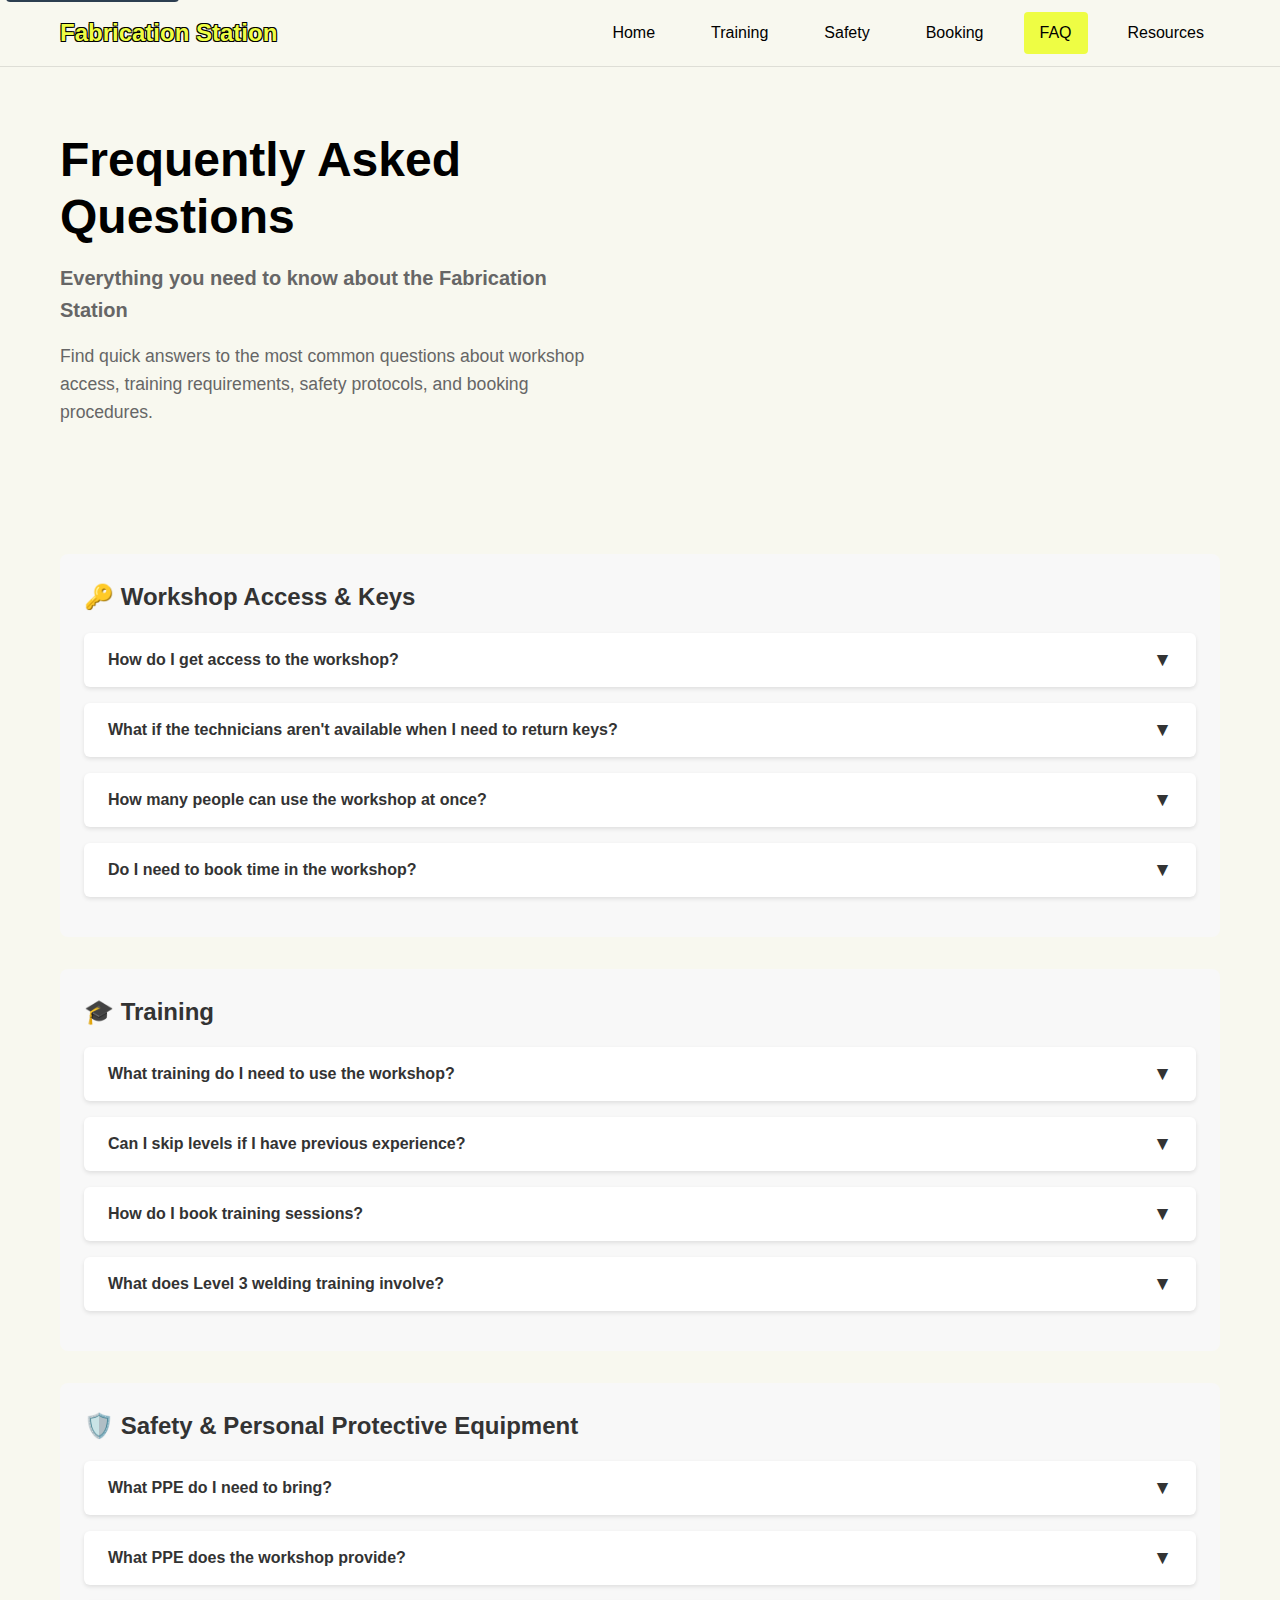
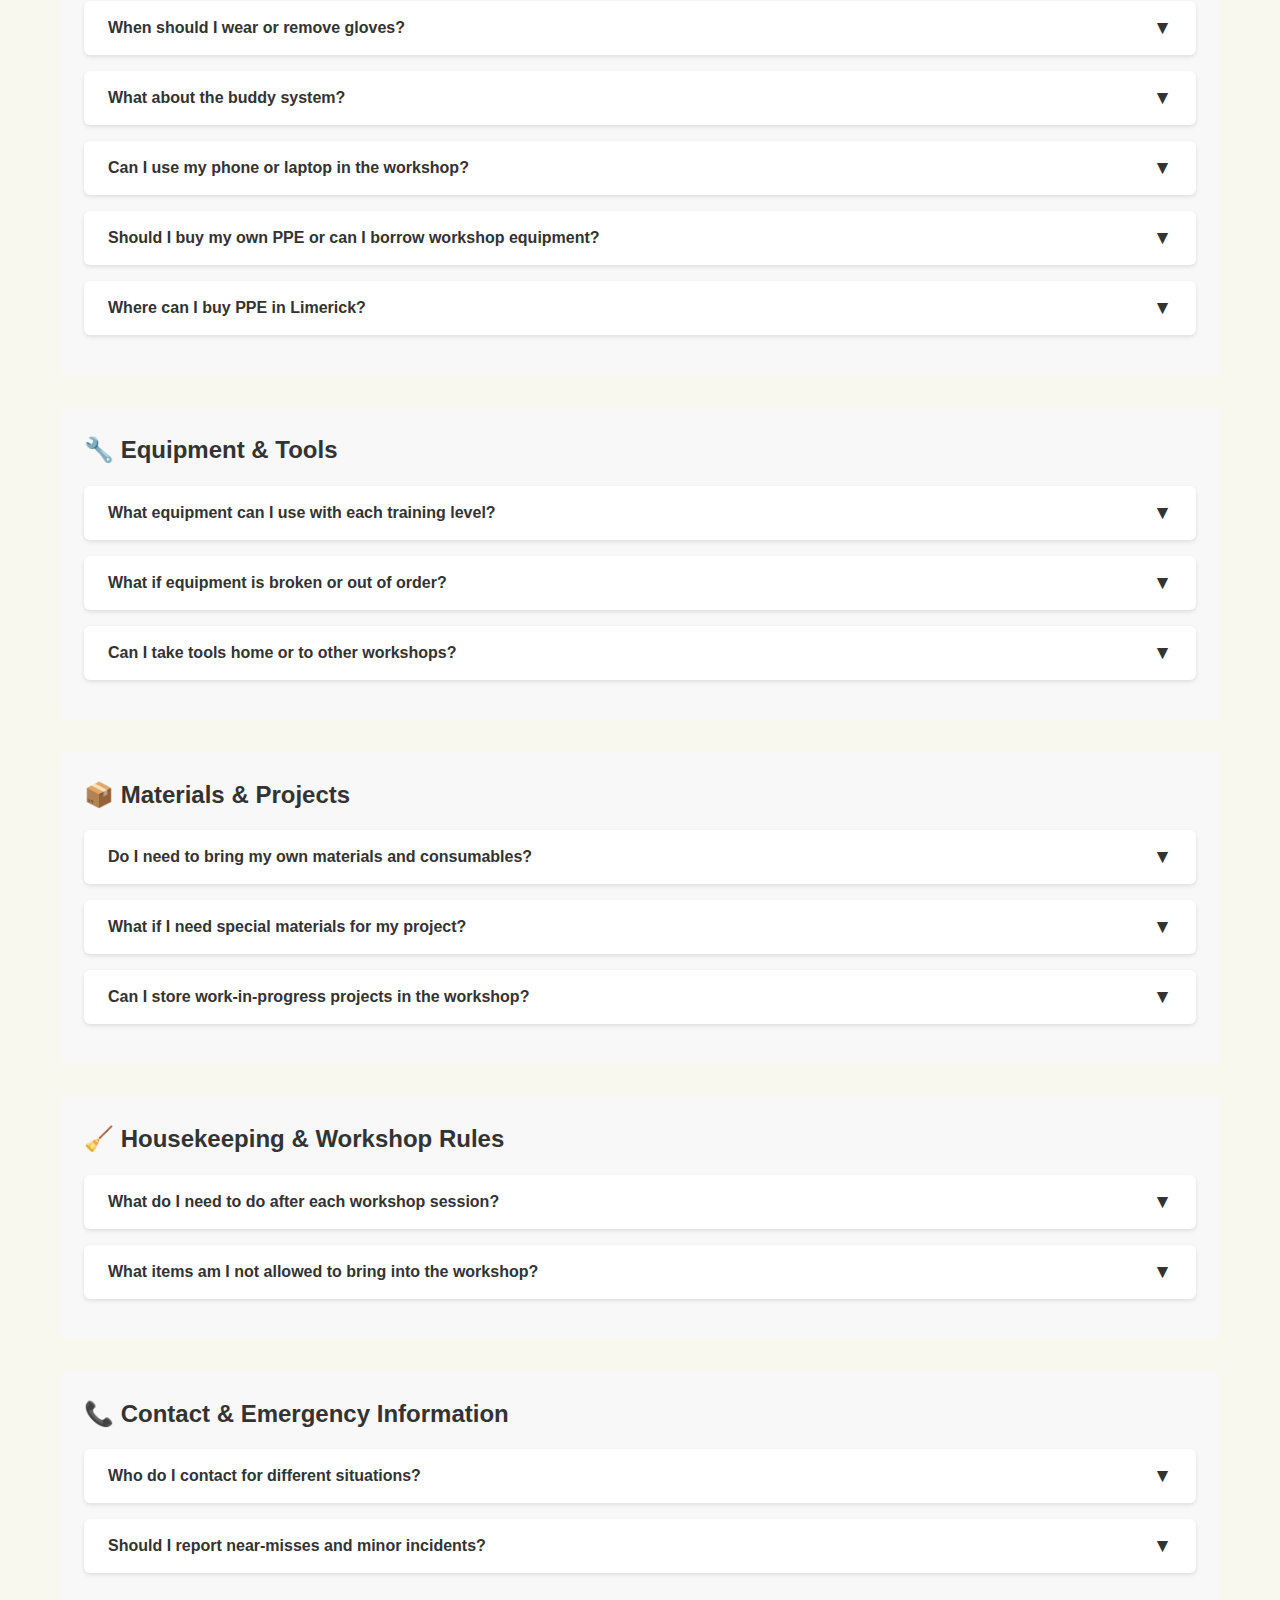
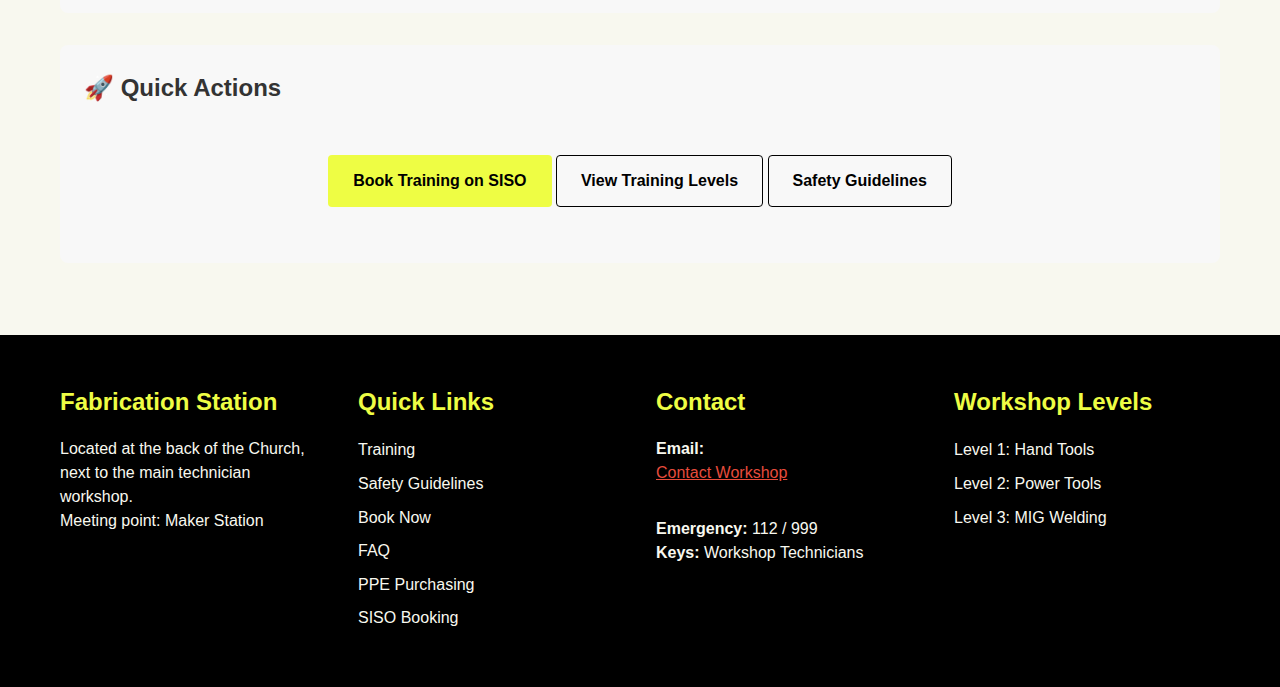
<file: pages/faq.html>
<!DOCTYPE html>
<html lang="en">
<head>
    <meta charset="UTF-8">
    <meta name="viewport" content="width=device-width, initial-scale=1.0">
    <meta name="description" content="Frequently Asked Questions about Fabrication Station - Workshop access, training requirements, safety protocols, and booking information.">
    <meta name="keywords" content="fabrication station, FAQ, workshop questions, metalworking, training, safety">
    <meta name="author" content="Fabrication Station">
    <!-- Open Graph -->
    <meta property="og:title" content="Fabrication Station - Frequently Asked Questions">
    <meta property="og:description" content="Find answers to common questions about workshop access, training, safety requirements, and booking procedures.">
    <meta property="og:type" content="website">
    <title>FAQ - Fabrication Station</title>


    <link rel="stylesheet" href="../assets/css/style.css">
    <link href="https://fonts.googleapis.com/css2?family=Inter:wght@300;400;600;700&display=swap" rel="stylesheet">
    <style>

        /* FAQ-specific styles */
        .faq-section {
            margin: 2rem 0;
        }

        .faq-category {
            background: #f8f8f8;
            border-radius: 8px;
            padding: 1.5rem;
            margin-bottom: 2rem;
        }

        .faq-category h3 {
            color: #333;
            margin-bottom: 1rem;
            font-size: 1.5rem;
            font-weight: 600;
        }

        .faq-item {
            background: white;
            border-radius: 6px;
            margin-bottom: 1rem;
            box-shadow: 0 2px 4px rgba(0,0,0,0.1);
        }

        .faq-question {
            padding: 1rem 1.5rem;
            cursor: pointer;
            border: none;
            background: none;
            width: 100%;
            text-align: left;
            font-weight: 600;
            font-size: 1rem;
            display: flex;
            justify-content: space-between;
            align-items: center;
            color: #333;
        }

        .faq-question:hover {
            background: #f5f5f5;
        }

        .faq-answer {
            padding: 0 1.5rem 1rem;
            display: none;
            color: #666;
            line-height: 1.6;
        }

        .faq-answer.active {
            display: block;
        }

        .faq-toggle {
            font-size: 1.2rem;
            transition: transform 0.3s ease;
        }

        .faq-toggle.active {
            transform: rotate(180deg);
        }

        .contact-highlight {
            background: #e8f4fd;
            padding: 1rem;
            border-radius: 6px;
            margin: 0.5rem 0;
        }

        .safety-warning {
            background: #fff3cd;
            border: 1px solid #ffeaa7;
            padding: 1rem;
            border-radius: 6px;
            margin: 0.5rem 0;
        }

        .level-badge {
            display: inline-block;
            padding: 0.25rem 0.5rem;
            border-radius: 4px;
            font-size: 0.8rem;
            font-weight: 600;
            margin-right: 0.5rem;
        }

        .level-0 { background: #e3f2fd; color: #1565c0; }
        .level-1 { background: var(--training-level-1); color: #1a5a2e; }
        .level-2 { background: var(--training-level-2); color: #6b5b00; }
        .level-3 { background: var(--training-level-3); color: #4a2c5a; }
    </style>
</head>
<body>
    <header class="header">
        <div class="header__container">
            <div class="header__logo">
                <span>Fabrication Station</span>
            </div>
            <nav class="nav">
                <a href="../index.html" class="nav__link">Home</a>
                <a href="training.html" class="nav__link">Training</a>
                <a href="safety.html" class="nav__link">Safety</a>
                <a href="booking.html" class="nav__link">Booking</a>
                <a href="faq.html" class="nav__link nav__link--active">FAQ</a>
                <a href="resources.html" class="nav__link">Resources</a>
            </nav>
        </div>
    </header>

    <main>
        <section class="hero">
            <div class="container">
                <div class="hero-content">
                    <h1>Frequently Asked Questions</h1>
                    <p class="hero-subtitle">Everything you need to know about the Fabrication Station</p>
                    <p class="hero-description">
                        Find quick answers to the most common questions about workshop access, training requirements, safety protocols, and booking procedures.
                    </p>
                </div>
            </div>
        </section>

        <section class="faq-section">
            <div class="container">
                
                <!-- Workshop Access & Keys -->
                <div class="faq-category">
                    <h3>🔑 Workshop Access & Keys</h3>
                    
                    <div class="faq-item">
                        <button class="faq-question">
                            How do I get access to the workshop?
                            <span class="faq-toggle">▼</span>
                        </button>
                        <div class="faq-answer">
                            <p>You need to complete the appropriate training level first. Once trained, you can request keys from the workshop technicians. The workshop is also accessible during working hours (9:30-12:30, 1:30-4:30) via the casting or plaster room.</p>
                            <div class="contact-highlight">
                                <strong>Key holders:</strong> Workshop technicians
                            </div>
                        </div>
                    </div>

                    <div class="faq-item">
                        <button class="faq-question">
                            What if the technicians aren't available when I need to return keys?
                            <span class="faq-toggle">▼</span>
                        </button>
                        <div class="faq-answer">
                            <p>Lock the space, leave keys in the designated area, and email the technicians confirming safe closure of the workshop.</p>
                            <div class="contact-highlight">
                                <strong>Email:</strong> <a href="mailto:fabricationstation@tus.ie" style="color: #e74c3c; text-decoration: underline;">Contact Workshop Team</a>
                            </div>
                        </div>
                    </div>

                    <div class="faq-item">
                        <button class="faq-question">
                            How many people can use the workshop at once?
                            <span class="faq-toggle">▼</span>
                        </button>
                        <div class="faq-answer">
                            <p>Maximum 10 people at a time due to space and safety considerations.</p>
                        </div>
                    </div>

                    <div class="faq-item">
                        <button class="faq-question">
                            Do I need to book time in the workshop?
                            <span class="faq-toggle">▼</span>
                        </button>
                        <div class="faq-answer">
                            <p>Currently, no booking is required - it operates on a first-come, first-served basis. However, a booking system will be implemented in the future as the space becomes busier.</p>
                        </div>
                    </div>
                </div>

                <!-- Training -->
                <div class="faq-category">
                    <h3>🎓 Training</h3>
                    
                    <div class="faq-item">
                        <button class="faq-question">
                            What training do I need to use the workshop?
                            <span class="faq-toggle">▼</span>
                        </button>
                        <div class="faq-answer">
                            <p>Training depends on what equipment you want to use:</p>
                            <ul>
                                <li><span class="level-badge level-1">Level 1 (Green)</span>Hand tools and basic workshop safety - 3-hour session including H&S intro</li>
                                <li><span class="level-badge level-2">Level 2 (Yellow)</span>Pneumatic and battery power tools, chop saw, angle grinders</li>
                                <li><span class="level-badge level-3">Level 3 (Purple)</span>MIG welding, pillar drill, and advanced equipment</li>
                            </ul>
                            <p>Students gain independent access to equipment progressively based on completed training levels.</p>
                        </div>
                    </div>

                    <div class="faq-item">
                        <button class="faq-question">
                            Can I skip levels if I have previous experience?
                            <span class="faq-toggle">▼</span>
                        </button>
                        <div class="faq-answer">
                            <p>No, the training levels are progressive and build upon each other. All students must complete each level sequentially.</p>
                            <p><strong>Important:</strong> These workshops function as both training sessions and competency assessments. Students must demonstrate their ability to safely operate tools and follow workshop protocols.</p>
                            <p><strong>For students with hand tool experience:</strong> We offer a condensed 1-hour session focusing on health and safety and space usage (instead of the full 3-hour Level 1 session). However, you'll still need to attend to demonstrate competency and learn this workshop's specific safety procedures.</p>
                        </div>
                    </div>

                    <div class="faq-item">
                        <button class="faq-question">
                            How do I book training sessions?
                            <span class="faq-toggle">▼</span>
                        </button>
                        <div class="faq-answer">
                            <p>Training sessions are booked through the SISO system.</p>
                            <div class="contact-highlight">
                                <strong>SISO Booking:</strong> <a href="https://tuslsad.siso.co/" target="_blank">https://tuslsad.siso.co/</a>
                            </div>
                        </div>
                    </div>

                    <div class="faq-item">
                        <button class="faq-question">
                            What does Level 3 welding training involve?
                            <span class="faq-toggle">▼</span>
                        </button>
                        <div class="faq-answer">
                            <p>Level 3 involves two supervised sessions with practice time between. The second session is a competency check to ensure safe operation. You're expected to practice between the two sessions.</p>
                        </div>
                    </div>
                </div>

                <!-- Safety & PPE -->
                <div class="faq-category">
                    <h3>🛡️ Safety & Personal Protective Equipment</h3>
                    
                    <div class="faq-item">
                        <button class="faq-question">
                            What PPE do I need to bring?
                            <span class="faq-toggle">▼</span>
                        </button>
                        <div class="faq-answer">
                            <p><strong>You must provide:</strong></p>
                            <ul>
                                <li>Steel-toed boots</li>
                                <li>Overalls (boiler suits)</li>
                                <li>Safety gloves (leather or cut-resistant)</li>
                            </ul>
                            <div class="safety-warning">
                                <strong>⚠️ No entry without complete PPE (boots + overalls + safety gloves)</strong>
                            </div>
                        </div>
                    </div>

                    <div class="faq-item">
                        <button class="faq-question">
                            What PPE does the workshop provide?
                            <span class="faq-toggle">▼</span>
                        </button>
                        <div class="faq-answer">
                            <p><strong>The workshop provides:</strong></p>
                            <ul>
                                <li>Safety goggles/glasses/face shields</li>
                                <li>Hearing protection (ear mufflers)</li>
                                <li>Respiratory masks</li>
                                <li>Welding masks/gloves</li>
                            </ul>
                        </div>
                    </div>

                    <div class="faq-item">
                        <button class="faq-question">
                            When should I wear or remove gloves?
                            <span class="faq-toggle">▼</span>
                        </button>
                        <div class="faq-answer">
                            <p><strong>Wear gloves:</strong> For handling materials and sharp edges</p>
                            <p><strong>Remove gloves:</strong> When operating machinery with rotating/moving parts (pillar drill, chop saw, angle grinder, pneumatic/electric tools)</p>
                        </div>
                    </div>

                    <div class="faq-item">
                        <button class="faq-question">
                            What about the buddy system?
                            <span class="faq-toggle">▼</span>
                        </button>
                        <div class="faq-answer">
                            <p><strong>Buddy system required for:</strong> Power tools, angle grinders, welding equipment</p>
                            <p><strong>Not required for:</strong> Hand tools and green tools</p>
                            <p>Minimum two people must be in the space during high-risk activities for safety.</p>
                        </div>
                    </div>

                    <div class="faq-item">
                        <button class="faq-question">
                            Can I use my phone or laptop in the workshop?
                            <span class="faq-toggle">▼</span>
                        </button>
                        <div class="faq-answer">
                            <p><strong>Limited use only:</strong> Emergency calls, timers, or taking a single photo</p>
                            <p><strong>Why restricted:</strong> Safety concerns (distraction) and equipment damage (metal dust/debris can enter devices)</p>
                        </div>
                    </div>

                    <div class="faq-item">
                        <button class="faq-question">
                            Should I buy my own PPE or can I borrow workshop equipment?
                            <span class="faq-toggle">▼</span>
                        </button>
                        <div class="faq-answer">
                            <p><strong>For occasional use:</strong> You can borrow PPE for a couple of sessions to try out the space.</p>
                            <p><strong>For regular use:</strong> We strongly recommend purchasing your own PPE for hygiene, fit, and availability reasons.</p>
                            <div class="safety-warning">
                                Personal PPE ensures proper fit and hygiene, which are crucial for your safety and comfort during extended workshop sessions.
                            </div>
                        </div>
                    </div>

                    <div class="faq-item" id="ppe-guide">
                        <button class="faq-question">
                            Where can I buy PPE in Limerick?
                            <span class="faq-toggle">▼</span>
                        </button>
                        <div class="faq-answer">
                            <p><strong>🏪 Local Limerick Shops:</strong></p>
                            <ul>
                                <li><strong>Joe McKenna's</strong> - Parnell Street (near train station) - Hardware & Tools Specialist - <em>20% student discount available</em></li>
                                <li><strong>Guineys</strong> - 1a William Court Mall, William Street, Limerick - <a href="https://guineys.ie/" target="_blank" style="color: #e74c3c;">guineys.ie</a> - Budget option</li>
                                <li><strong>Screwfix</strong> - Ballysimon Road - Click & Collect Available</li>
                                <li><strong>Chadwicks</strong> - Ballysimon Road - Builder's Merchant</li>
                                <li><strong>TJ O'Mahony</strong> - Multiple Limerick Locations - Workwear Range</li>
                                <li><strong>Tadhg O'Connor Ltd</strong> - Limerick - Budget Options</li>
                            </ul>
                        </div>
                    </div>
                </div>

                <!-- Equipment & Tools -->
                <div class="faq-category">
                    <h3>🔧 Equipment & Tools</h3>
                    
                    <div class="faq-item">
                        <button class="faq-question">
                            What equipment can I use with each training level?
                            <span class="faq-toggle">▼</span>
                        </button>
                        <div class="faq-answer">
                            <p><strong>🟢 Green Tools (Low Risk) - Level 1 Training Required:</strong></p>
                            <ul>
                                <li>Hand tools</li>
                                <li>3-in-1 machine (Bernardo)</li>
                            </ul>
                            <p><strong>🟡 Yellow Tools (Medium Risk) - Level 2 Training Required:</strong></p>
                            <ul>
                                <li>Pneumatic tools</li>
                                <li>Battery-operated tools</li>
                                <li>Hydraulic press</li>
                                <li>Spot welder</li>
                            </ul>
                            <p><strong>🟣 Purple Tools (High Risk) - Level 3 Training Required:</strong></p>
                            <ul>
                                <li>Welding equipment (MIG, TIG)</li>
                                <li>Chop saw</li>
                                <li>Large roller</li>
                                <li>Pillar drill</li>
                                <li>Mains power tools (angle grinder)</li>
                            </ul>
                        </div>
                    </div>

                    <div class="faq-item">
                        <button class="faq-question">
                            What if equipment is broken or out of order?
                            <span class="faq-toggle">▼</span>
                        </button>
                        <div class="faq-answer">
                            <p>Out-of-order equipment will be clearly labeled with warning labels. <strong>Never use equipment with warning labels.</strong></p>
                            <p>Report any damage immediately to <a href="mailto:fabricationstation@tus.ie" style="color: #e74c3c; text-decoration: underline;">workshop team via email</a></p>
                        </div>
                    </div>

                    <div class="faq-item">
                        <button class="faq-question">
                            Can I take tools home or to other workshops?
                            <span class="faq-toggle">▼</span>
                        </button>
                        <div class="faq-answer">
                            <p><strong>Absolutely not.</strong> All tools must be returned to their designated places after use. Tools are not to be removed from the workshop under any circumstances.</p>
                            <p><strong>Important:</strong> These tools are used to run workshop training sessions. Misplaced or missing tools can disrupt scheduled sessions and affect the smooth operation of the workshop for all users.</p>
                        </div>
                    </div>
                </div>

                <!-- Materials & Projects -->
                <div class="faq-category">
                    <h3>📦 Materials & Projects</h3>
                    
                    <div class="faq-item">
                        <button class="faq-question">
                            Do I need to bring my own materials and consumables?
                            <span class="faq-toggle">▼</span>
                        </button>
                        <div class="faq-answer">
                            <p>No, the workshop provides all necessary consumables and tools including cutting discs, welding rods, basic metal stock, etc. Students do not need to provide any equipment or consumables for workshop use. However if you need large amount of materials do get in touch with the thechnicians to stock materials accordingly</p>
                        </div>
                    </div>

                    <div class="faq-item">
                        <button class="faq-question">
                            What if I need special materials for my project?
                            <span class="faq-toggle">▼</span>
                        </button>
                        <div class="faq-answer">
                            <p>For specific project requirements beyond standard workshop stock, <a href="mailto:fabricationstation@tus.ie" style="color: #e74c3c; text-decoration: underline;">contact us via email</a></p>
                        </div>
                    </div>

                    <div class="faq-item">
                        <button class="faq-question">
                            Can I store work-in-progress projects in the workshop?
                            <span class="faq-toggle">▼</span>
                        </button>
                        <div class="faq-answer">
                            <p>Storage space must be approved by technicians beforehand due to limited space. Contact them before assuming you can leave projects in the workshop.</p>
                        </div>
                    </div>
                </div>

                <!-- Housekeeping & Rules -->
                <div class="faq-category">
                    <h3>🧹 Housekeeping & Workshop Rules</h3>
                    
                    <div class="faq-item">
                        <button class="faq-question">
                            What do I need to do after each workshop session?
                            <span class="faq-toggle">▼</span>
                        </button>
                        <div class="faq-answer">
                            <p><strong>Every user must:</strong></p>
                            <ul>
                                <li>Dispose of all waste materials in designated bins (metal scraps and general waste are separate - fire hazard)</li>
                                <li>Clean your work area thoroughly, including tables and floor</li>
                                <li>Put all tools back in their designated places</li>
                                <li>Report any damage to equipment immediately</li>
                                <li>Report near-misses or safety concerns</li>
                            </ul>
                        </div>
                    </div>

                    <div class="faq-item">
                        <button class="faq-question">
                            What items am I not allowed to bring into the workshop?
                            <span class="faq-toggle">▼</span>
                        </button>
                        <div class="faq-answer">
                            <p><strong>Items/behaviors not permitted in the workshop:</strong></p>
                            <ul>
                                <li>Backpacks, jackets, loose clothing in work area (fire and tripping hazard)</li>
                                <li>Food, drinks, alcohol, or medications causing drowsiness</li>
                                <li>Short sleeves, jewelry, loose clothing, scarves</li>
                                <li>Visitors (unless exceptional circumstances with technician approval)</li>
                            </ul>
                        </div>
                    </div>
                </div>

                <!-- Contact & Emergency -->
                <div class="faq-category">
                    <h3>📞 Contact & Emergency Information</h3>
                    
                    <div class="faq-item">
                        <button class="faq-question">
                            Who do I contact for different situations?
                            <span class="faq-toggle">▼</span>
                        </button>
                        <div class="faq-answer">
                            <div class="contact-highlight">
                                <p><strong>General inquiries, damage reports, safety concerns:</strong><br>
                                Use our contact form (monitored Monday and Tuesday)<br>
                                For urgent matters, contact workshop technicians directly</p>

                                <p><strong>Key access:</strong><br>
                                Workshop technicians (in person at technicians' workshop)</p>
                                
                                <p><strong>Emergency services:</strong> 112 / 999</p>
                                
                                <p><strong>First aiders on site:</strong><br>
                                Workshop staff (contact details provided during Level 0 training)<br>
                                <em>For severe injury, call emergency services first (112 / 999)</em></p>
                            </div>
                        </div>
                    </div>

                    <div class="faq-item">
                        <button class="faq-question">
                            Should I report near-misses and minor incidents?
                            <span class="faq-toggle">▼</span>
                        </button>
                        <div class="faq-answer">
                            <p><strong>Yes, absolutely!</strong> Both accidents and near-misses should be reported to technicians immediately. This is about making the workshop safer for everyone.</p>
                            <div class="contact-highlight">
                                <strong>Report to:</strong> <a href="mailto:fabricationstation@tus.ie" style="color: #e74c3c; text-decoration: underline;">Workshop Team Email</a>
                            </div>
                        </div>
                    </div>
                </div>

                <!-- Quick Actions -->
                <div class="faq-category">
                    <h3>🚀 Quick Actions</h3>
                    <div style="text-align: center; padding: 2rem;">
                        <a href="https://tuslsad.siso.co/" class="btn btn-primary" target="_blank">Book Training on SISO</a>
                        <a href="training.html" class="btn btn-secondary">View Training Levels</a>
                        <a href="safety.html" class="btn btn-secondary">Safety Guidelines</a>
                    </div>
                </div>

            </div>
        </section>
    </main>

    <footer class="footer">
        <div class="container">
            <div class="footer__content">
                <div class="footer__section">
                    <h3>Fabrication Station</h3>
                    <p>Located at the back of the Church, next to the main technician workshop.<br>
                    Meeting point: Maker Station</p>
                </div>
                <div class="footer__section">
                    <h3>Quick Links</h3>
                    <a href="training.html">Training</a>
                    <a href="safety.html">Safety Guidelines</a>
                    <a href="booking.html">Book Now</a>
                    <a href="faq.html">FAQ</a>
                    <a href="#ppe-guide">PPE Purchasing</a>
                    <a href="https://tuslsad.siso.co/" target="_blank">SISO Booking</a>
                </div>
                <div class="footer__section">
                    <h3>Contact</h3>
                    <p><strong>Email:</strong> <a href="mailto:fabricationstation@tus.ie" style="color: #e74c3c; text-decoration: underline;">Contact Workshop</a><br>
                    <strong>Emergency:</strong> 112 / 999<br>
                    <strong>Keys:</strong> Workshop Technicians</p>
                </div>
                <div class="footer__section">
                    <h3>Workshop Levels</h3>
                    <a href="training.html#level1">Level 1: Hand Tools</a>
                    <a href="training.html#level2">Level 2: Power Tools</a>
                    <a href="training.html#level3">Level 3: MIG Welding</a>
                </div>
            </div>
        </div>
    </footer>

    <script>
        // FAQ Toggle functionality
        document.addEventListener('DOMContentLoaded', function() {
            const faqQuestions = document.querySelectorAll('.faq-question');
            
            faqQuestions.forEach(question => {
                question.addEventListener('click', function() {
                    const answer = this.nextElementSibling;
                    const toggle = this.querySelector('.faq-toggle');
                    
                    // Toggle the answer visibility
                    answer.classList.toggle('active');
                    toggle.classList.toggle('active');
                });
            });
        });
    </script>

    <script src="../assets/js/script.js"></script>
</body>
</html>
</file>
<file: assets/css/style.css>
/* Reset and Base Styles */
* {
    margin: 0;
    padding: 0;
    box-sizing: border-box;
}

/* Skip Link for Accessibility */
.skip-link {
    position: absolute;
    top: -40px;
    left: 6px;
    background: var(--primary-black);
    color: var(--primary-off-white);
    padding: 8px 16px;
    text-decoration: none;
    border-radius: 0 0 4px 4px;
    z-index: 1000;
    transition: top 0.3s ease;
    font-weight: 600;
}

.skip-link:focus {
    top: 0;
    outline: 2px solid var(--primary-yellow);
    outline-offset: 2px;
}

html {
    scroll-behavior: smooth;
}

body {
    font-family: -apple-system, BlinkMacSystemFont, 'Segoe UI', Roboto, Oxygen, Ubuntu, Cantarell, sans-serif;
    line-height: 1.6;
    color: var(--text-primary);
    background-color: var(--primary-off-white);
}

/* SharePoint Compatibility Styles */
.ms-webpart-zone {
    background: transparent !important;
}

.ms-rte-layoutszone-inner {
    margin: 0 !important;
}

/* Additional SharePoint overrides */
.ms-webpart-zone .ms-webpart-chrome {
    border: none !important;
    background: transparent !important;
}

.ms-webpart-zone .ms-webpart-chrome-title {
    display: none !important;
}

.ms-webpart-zone table {
    width: 100% !important;
}

/* Risk Assessment Styles */
.risk-legend {
    display: flex;
    justify-content: center;
    flex-wrap: wrap;
    gap: 2rem;
    margin: 2rem 0;
    padding: 1.5rem;
    background: var(--neutral-light);
    border-radius: 8px;
}

.risk-item {
    display: flex;
    align-items: center;
    gap: 0.5rem;
    font-size: 0.9rem;
}

.risk-badge {
    font-weight: 600;
    padding: 0.25rem 0.5rem;
    border-radius: 4px;
    white-space: nowrap;
}

.risk-level {
    font-size: 0.75rem;
    font-weight: 600;
    padding: 0.25rem 0.5rem;
    border-radius: 4px;
    text-transform: uppercase;
    letter-spacing: 0.5px;
    margin-top: 0.5rem;
}

.risk-level.green {
    background: var(--level-green);
    color: #1a5a2e;
}

.risk-level.yellow {
    background: var(--level-yellow);
    color: #6b5b00;
}

.risk-level.purple {
    background: var(--level-purple);
    color: #4a2c5a;
}

.category-description {
    font-size: 0.9rem;
    color: var(--text-secondary);
    margin-bottom: 1.5rem;
    font-style: italic;
}

.equipment-summary {
    margin-top: 3rem;
    text-align: center;
}

.summary-stats {
    display: flex;
    justify-content: center;
    gap: 2rem;
    margin-top: 1rem;
    flex-wrap: wrap;
}

.stat-item {
    text-align: center;
    padding: 1rem;
    border-radius: 8px;
    background: var(--neutral-light);
    min-width: 100px;
}

.stat-item.green {
    background: rgba(56, 242, 131, 0.1);
    border: 1px solid var(--level-green);
}

.stat-item.yellow {
    background: rgba(238, 253, 68, 0.1);
    border: 1px solid var(--level-yellow);
}

.stat-item.purple {
    background: rgba(211, 182, 255, 0.1);
    border: 1px solid var(--level-purple);
}

.stat-number {
    font-size: 2rem;
    font-weight: 700;
    color: var(--text-primary);
}

.stat-label {
    font-size: 0.8rem;
    color: var(--text-secondary);
    margin-top: 0.25rem;
}

/* Risk-Specific Safety Styles */
.risk-specific-safety {
    margin-top: 3rem;
    padding-top: 2rem;
    border-top: 1px solid var(--neutral-medium);
}

.risk-safety-grid {
    display: grid;
    grid-template-columns: 1fr;
    gap: 2rem;
    margin-top: 2rem;
}

.risk-safety-card {
    padding: 1.5rem;
    border-radius: 8px;
    border-left: 4px solid;
}

.risk-safety-card.purple-risk {
    border-left-color: var(--level-purple);
    background: rgba(211, 182, 255, 0.05);
}

.risk-safety-card.yellow-risk {
    border-left-color: var(--level-yellow);
    background: rgba(238, 253, 68, 0.05);
}

.risk-safety-card.green-risk {
    border-left-color: var(--level-green);
    background: rgba(56, 242, 131, 0.05);
}

.risk-safety-card h4 {
    margin-bottom: 0.5rem;
    color: var(--text-primary);
}

.risk-safety-card p {
    font-weight: 600;
    margin-bottom: 1rem;
    color: var(--text-secondary);
}

.risk-safety-card ul {
    list-style-type: none;
    padding: 0;
}

.risk-safety-card li {
    margin: 0.75rem 0;
    padding-left: 0;
}

.risk-safety-card li strong {
    color: var(--text-primary);
}

/* Ensure responsive design works in SharePoint */
@media (max-width: 768px) {
    .ms-webpart-zone .container {
        padding: 0 10px !important;
    }
    
    .ms-webpart-zone .nav-container {
        padding: 0 10px !important;
    }
}

/* CSS Variables for Branding */
:root {
    --primary-yellow: #EEFD44;
    --primary-black: #000000;
    --primary-off-white: #F8F8EF;
    --hover-gray: #e4e5da;
    --neutral-light: #F8F8EF;
    --neutral-medium: #e4e5da;
    --neutral-dark: #333333;
    --text-primary: #000000;
    --text-secondary: #666666;
    --border-light: #e0e0e0;
    --shadow-light: rgba(0, 0, 0, 0.1);
    --shadow-medium: rgba(0, 0, 0, 0.15);
    --training-level-1: #38F283;
    --training-level-2: #EEFD44;
    --training-level-3: #D3B6FF;
}

/* Container */
.container {
    max-width: 1200px;
    margin: 0 auto;
    padding: 0 20px;
}

/* Scroll offset for anchor links to account for sticky header */
:target {
    scroll-margin-top: 100px;
}

section[id], div[id], h2[id], h3[id], h4[id] {
    scroll-margin-top: 100px;
}

/* Typography */
h1 {
    font-size: 2.5rem;
    font-weight: 700;
    line-height: 1.2;
    margin-bottom: 1rem;
}

h2 {
    font-size: 2rem;
    font-weight: 600;
    line-height: 1.3;
    margin-bottom: 1.5rem;
    color: var(--text-primary);
}

h3 {
    font-size: 1.5rem;
    font-weight: 600;
    margin-bottom: 1rem;
    color: var(--text-primary);
}

h4 {
    font-size: 1.25rem;
    font-weight: 600;
    margin-bottom: 0.75rem;
    color: var(--text-primary);
}

p {
    margin-bottom: 1rem;
    color: var(--text-secondary);
}

ul, ol {
    margin-bottom: 1rem;
    padding-left: 1.5rem;
}

li {
    margin-bottom: 0.5rem;
    color: var(--text-secondary);
}

a {
    color: #3498db;
    text-decoration: none;
    transition: color 0.3s ease;
}

a:hover {
    color: #2980b9;
}

/* Enhanced Focus States for Accessibility */
a:focus,
button:focus,
input:focus,
textarea:focus,
select:focus,
.btn:focus,
.nav__link:focus {
    outline: 2px solid var(--primary-yellow);
    outline-offset: 2px;
}

/* Remove default outline for mouse users, keep for keyboard users */
a:focus:not(:focus-visible),
button:focus:not(:focus-visible),
.btn:focus:not(:focus-visible) {
    outline: none;
}

a:focus-visible,
button:focus-visible,
.btn:focus-visible {
    outline: 2px solid var(--primary-yellow);
    outline-offset: 2px;
}

/* Buttons */
.btn {
    display: inline-block;
    padding: 12px 24px;
    border-radius: 4px;
    font-weight: 600;
    text-decoration: none;
    border: none;
    transition: all 0.2s ease;
    cursor: pointer;
    font-size: 1rem;
}

.btn-primary {
    background-color: var(--primary-yellow);
    color: var(--primary-black);
    border: 1px solid transparent;
}

.btn-primary:hover {
    background-color: var(--hover-gray);
    transform: translateY(-2px);
    box-shadow: 0 4px 12px rgba(0, 0, 0, 0.15);
    color: var(--primary-black);
}

.btn-primary:active {
    transform: translateY(0);
    box-shadow: 0 2px 6px rgba(0, 0, 0, 0.1);
}

.btn-secondary {
    background-color: transparent;
    color: var(--primary-black);
    border: 1px solid var(--primary-black);
}

.btn-secondary:hover {
    background-color: var(--primary-black);
    color: var(--primary-off-white);
    transform: translateY(-2px);
    box-shadow: 0 4px 12px rgba(0, 0, 0, 0.15);
}

.btn-secondary:active {
    transform: translateY(0);
    box-shadow: 0 2px 6px rgba(0, 0, 0, 0.1);
}

.btn-outline {
    background-color: transparent;
    color: var(--primary-black);
    border: 1px solid var(--primary-black);
}

.btn-outline:hover {
    background-color: var(--primary-black);
    color: var(--primary-off-white);
    transform: translateY(-2px);
    box-shadow: 0 4px 12px rgba(0, 0, 0, 0.15);
}

.btn-outline:active {
    transform: translateY(0);
    box-shadow: 0 2px 6px rgba(0, 0, 0, 0.1);
}

/* Header and Navigation */
.header {
    background-color: var(--primary-off-white);
    border-bottom: 1px solid rgba(0,0,0,0.1);
    position: sticky;
    top: 0;
    z-index: 100;
}

.header__container {
    display: flex;
    justify-content: space-between;
    align-items: center;
    padding: 12px 20px;
    max-width: 1200px;
    margin: 0 auto;
}

.header__logo {
    font-size: 1.5rem;
    font-weight: 700;
    color: var(--primary-black);
}

.header__logo span {
    color: var(--primary-yellow);
    text-shadow:
        -1px -1px 0 var(--primary-black),
         1px -1px 0 var(--primary-black),
        -1px  1px 0 var(--primary-black),
         1px  1px 0 var(--primary-black);
}

.nav {
    display: flex;
    gap: 24px;
}

.nav__link {
    color: var(--primary-black);
    font-weight: 500;
    padding: 8px 16px;
    border-radius: 4px;
    transition: background 0.2s ease;
    text-decoration: none;
}

.nav__link:hover,
.nav__link--active {
    background: var(--primary-yellow);
    color: var(--primary-black);
}

/* Hamburger Menu */
.hamburger {
    display: none;
    flex-direction: column;
    justify-content: space-between;
    width: 30px;
    height: 24px;
    background: transparent;
    border: none;
    cursor: pointer;
    padding: 0;
    z-index: 101;
    transition: all 0.3s ease;
}

.hamburger:hover {
    opacity: 0.7;
}

.hamburger .bar {
    width: 100%;
    height: 3px;
    background-color: var(--primary-black);
    border-radius: 2px;
    transition: all 0.3s ease;
    transform-origin: center;
}

.hamburger.active .bar:nth-child(1) {
    transform: translateY(10.5px) rotate(45deg);
}

.hamburger.active .bar:nth-child(2) {
    opacity: 0;
    transform: translateX(-20px);
}

.hamburger.active .bar:nth-child(3) {
    transform: translateY(-10.5px) rotate(-45deg);
}

/* Mobile Navigation */
@media (max-width: 768px) {
    .hamburger {
        display: flex;
        order: 3;
    }

    .header__container {
        position: relative;
        align-items: center;
    }

    .header__logo {
        order: 1;
        flex: 1;
    }

    .nav {
        position: absolute;
        top: 100%;
        left: 0;
        right: 0;
        flex-direction: column;
        gap: 0;
        background: var(--primary-off-white);
        border-top: 1px solid rgba(0,0,0,0.1);
        box-shadow: 0 4px 12px rgba(0,0,0,0.1);
        opacity: 0;
        visibility: hidden;
        transform: translateY(-10px);
        transition: all 0.3s ease;
        max-height: 0;
        overflow: hidden;
    }

    .nav.active {
        opacity: 1;
        visibility: visible;
        transform: translateY(0);
        max-height: 500px;
        padding: 1rem 0;
    }

    .nav__link {
        display: block;
        width: 100%;
        padding: 12px 20px;
        border-radius: 0;
        text-align: left;
        border-bottom: 1px solid rgba(0,0,0,0.05);
    }

    .nav__link:hover,
    .nav__link--active {
        background: var(--primary-yellow);
        border-radius: 0;
    }
}

/* Hero Section */
.hero {
    background: var(--neutral-light);
    color: var(--text-primary);
    padding: 4rem 0;
}

.hero .container {
    display: grid;
    grid-template-columns: 1fr 1fr;
    gap: 48px;
    align-items: center;
}

.hero-content h1 {
    font-size: 3rem;
    margin-bottom: 1rem;
    color: var(--text-primary);
}

.hero-subtitle {
    font-size: 1.25rem;
    font-weight: 600;
    color: var(--text-secondary);
    margin-bottom: 1rem;
}

.hero-description {
    font-size: 1.1rem;
    margin-bottom: 2rem;
    color: var(--text-secondary);
}

.hero-buttons {
    display: flex;
    gap: 1rem;
}

.hero-image {
    display: flex;
    justify-content: center;
    align-items: center;
}

.placeholder-image {
    width: 400px;
    height: 300px;
    background-color: var(--neutral-medium);
    border-radius: 8px;
    display: flex;
    align-items: center;
    justify-content: center;
    color: var(--text-secondary);
    font-size: 1.2rem;
    border: 2px dashed var(--border-light);
}

.hero-img {
    width: 100%;
    max-width: 400px;
    height: 300px;
    object-fit: cover;
    border-radius: 8px;
    box-shadow: 0 4px 15px var(--shadow-medium);
}

/* Page Hero */
.page-hero {
    background: linear-gradient(135deg, #34495e 0%, #2c3e50 100%);
    color: white;
    padding: 3rem 0;
    text-align: center;
}

.page-hero h1 {
    color: white;
    margin-bottom: 0.5rem;
}

.page-hero p {
    font-size: 1.2rem;
    color: #bdc3c7;
}

/* Features Section */
.features {
    padding: 48px 0;
    background-color: var(--primary-off-white);
}

.features h2 {
    text-align: center;
    margin-bottom: 3rem;
}

.features-grid {
    display: grid;
    grid-template-columns: repeat(2, 1fr);
    gap: 2rem;
    max-width: 900px;
    margin: 0 auto;
}

@media (max-width: 768px) {
    .features-grid {
        grid-template-columns: 1fr;
        max-width: 100%;
    }
}

.feature-card {
    background: var(--primary-off-white);
    padding: 24px;
    border-radius: 12px;
    box-shadow: 0 2px 8px rgba(0,0,0,0.1);
    text-align: center;
    transition: transform 0.2s ease, box-shadow 0.2s ease;
}

.feature-card:hover {
    transform: translateY(-2px);
    box-shadow: 0 4px 16px rgba(0,0,0,0.15);
}

.feature-icon {
    font-size: 3rem;
    margin-bottom: 1rem;
}

.feature-card h3 {
    margin-bottom: 1rem;
    color: #2c3e50;
}

/* Notice section */
.notice-section {
    padding: 48px 0;
    background: rgba(238, 253, 68, 0.05);
}

.notice-card {
    background: var(--primary-off-white);
    padding: 32px;
    border-radius: 12px;
    box-shadow: 0 4px 16px rgba(0,0,0,0.15);
    display: flex;
    align-items: center;
    gap: 32px;
    max-width: 800px;
    margin: 0 auto;
}

.notice-icon {
    font-size: 3rem;
    flex-shrink: 0;
}

.notice-content h3 {
    color: var(--text-primary);
    margin-bottom: 1rem;
}

.notice-content p {
    margin-bottom: 1.5rem;
    line-height: 1.6;
}

@media (max-width: 768px) {
    .notice-card {
        flex-direction: column;
        text-align: center;
        gap: 1rem;
    }
}

/* Workshop Levels */
.workshop-levels {
    padding: 4rem 0;
}

.workshop-levels h2 {
    text-align: center;
    margin-bottom: 3rem;
}

.levels-grid {
    display: grid;
    grid-template-columns: repeat(3, 1fr);
    gap: 2rem;
    max-width: 1200px;
    margin: 0 auto;
}

@media (max-width: 992px) {
    .levels-grid {
        grid-template-columns: 1fr;
        max-width: 400px;
    }
}

.level-card {
    background: white;
    border-radius: 8px;
    overflow: hidden;
    box-shadow: 0 4px 15px rgba(0,0,0,0.1);
    transition: transform 0.3s ease;
    display: flex;
    flex-direction: column;
    height: 100%;
}

.level-card:hover {
    transform: translateY(-5px);
}

.level-header {
    padding: 1.5rem;
    color: white;
    display: flex;
    justify-content: center;
    align-items: center;
    min-height: 80px;
    text-align: center;
    gap: 1rem;
}

.level-green .level-header {
    background: var(--training-level-1);
    color: var(--text-primary);
}

.level-yellow .level-header {
    background: var(--training-level-2);
    color: var(--text-primary);
}

.level-purple .level-header {
    background: var(--training-level-3);
    color: var(--text-primary);
}

.level-badge {
    background: rgba(255,255,255,0.2);
    padding: 0.5rem 1rem;
    border-radius: 20px;
    font-size: 0.9rem;
    font-weight: 600;
    min-width: 60px;
    text-align: center;
    display: inline-block;
}

.level-header h3 {
    margin: 0;
    color: var(--text-primary);
}

.level-card p {
    padding: 0 1.5rem;
    margin-bottom: 1rem;
    flex-grow: 1;
}

.level-card ul {
    padding: 0 1.5rem;
    margin-bottom: 1.5rem;
}

.level-card .btn {
    margin: 0 1.5rem 1.5rem 1.5rem;
}

/* Color-coded sections */
.green-category {
    border-left: 4px solid var(--training-level-1);
    background: rgba(56, 242, 131, 0.05);
}

.yellow-category {
    border-left: 4px solid var(--training-level-2);
    background: rgba(238, 253, 68, 0.05);
}

.purple-category {
    border-left: 4px solid var(--training-level-3);
    background: rgba(211, 182, 255, 0.05);
}

/* Training page specific styles */
.training-overview {
    padding: 4rem 0;
    background: var(--neutral-light);
}

.training-info {
    display: grid;
    grid-template-columns: 1fr 1fr;
    gap: 2rem;
    margin: 3rem 0;
}

@media (max-width: 768px) {
    .training-info {
        grid-template-columns: 1fr;
        gap: 1.5rem;
    }
}

.info-card {
    background: white;
    padding: 2rem;
    border-radius: 8px;
    box-shadow: 0 2px 10px var(--shadow-light);
}

.info-card h3 {
    color: var(--text-primary);
    margin-bottom: 1rem;
}

.training-levels {
    padding: 4rem 0;
}

.level-detail {
    margin: 4rem 0;
    background: white;
    border-radius: 12px;
    overflow: hidden;
    box-shadow: 0 4px 20px var(--shadow-light);
}

.level-content {
    display: grid;
    grid-template-columns: 2fr 1fr;
    gap: 3rem;
    align-items: start;
}

@media (max-width: 1024px) {
    .level-content {
        grid-template-columns: 1fr;
        gap: 2rem;
    }
}

.level-info {
    padding: 3rem;
}

.level-badge {
    display: inline-block;
    padding: 0.5rem 1rem;
    border-radius: 20px;
    font-size: 0.9rem;
    font-weight: 600;
    margin-bottom: 1rem;
}

.level-green .level-badge {
    background: var(--training-level-1);
    color: var(--text-primary);
}

.level-yellow .level-badge {
    background: var(--training-level-2);
    color: var(--text-primary);
}

.level-purple .level-badge {
    background: var(--training-level-3);
    color: var(--text-primary);
}

.prerequisite-note, .certification-note {
    background: var(--neutral-light);
    padding: 1rem;
    border-radius: 6px;
    margin: 1.5rem 0;
    font-size: 0.95rem;
}

.training-img, .equipment-img, .location-img {
    width: 100%;
    height: 250px;
    object-fit: cover;
    border-radius: 8px;
    box-shadow: 0 2px 10px var(--shadow-light);
}

.level-image {
    padding: 2rem;
    display: flex;
    align-items: center;
}

.equipment-overview {
    padding: 4rem 0;
    background: var(--neutral-light);
}

.equipment-grid {
    display: grid;
    gap: 3rem;
    margin: 3rem 0;
}

.equipment-category {
    background: white;
    padding: 2rem;
    border-radius: 8px;
    box-shadow: 0 2px 10px var(--shadow-light);
}

.equipment-list {
    display: grid;
    grid-template-columns: 1fr 1fr;
    gap: 2rem;
    margin-top: 2rem;
}

@media (max-width: 768px) {
    .equipment-list {
        grid-template-columns: 1fr;
        gap: 1.5rem;
    }
}

.equipment-item {
    display: flex;
    flex-direction: column;
    gap: 1rem;
}

.equipment-info h4 {
    margin-bottom: 0.5rem;
}

.equipment-info p {
    color: var(--text-secondary);
    font-size: 0.9rem;
}

/* Safety page specific styles */
.checklist-grid {
    display: grid;
    grid-template-columns: repeat(2, 1fr);
    gap: 2rem;
    margin: 2rem 0;
}

@media (max-width: 768px) {
    .checklist-grid {
        grid-template-columns: 1fr;
        gap: 1rem;
    }
}

.checklist-item {
    background: white;
    padding: 1.5rem;
    border-radius: 8px;
    box-shadow: 0 2px 10px var(--shadow-light);
}

.checklist-item h4 {
    color: var(--training-level-1);
    margin-bottom: 0.5rem;
}

.support-grid {
    display: grid;
    grid-template-columns: repeat(2, 1fr);
    gap: 2rem;
    margin: 2rem 0;
}

@media (max-width: 768px) {
    .support-grid {
        grid-template-columns: 1fr;
        gap: 1rem;
    }
}

.support-item {
    background: var(--neutral-light);
    padding: 1.5rem;
    border-radius: 8px;
}

.support-item h4 {
    color: var(--text-primary);
    margin-bottom: 0.5rem;
}

.note-card {
    background: var(--primary-blue);
    color: white;
    padding: 2rem;
    border-radius: 8px;
    text-align: center;
}

.note-card h3 {
    color: white;
    margin-bottom: 1rem;
}

.note-card p {
    color: rgba(255, 255, 255, 0.9);
}

/* Equipment page specific styles */
.tool-grid {
    display: grid;
    grid-template-columns: repeat(2, 1fr);
    gap: 2rem;
    margin: 2rem 0;
}

@media (max-width: 768px) {
    .tool-grid {
        grid-template-columns: 1fr;
        gap: 1rem;
    }
}

.tool-item {
    background: white;
    padding: 1.5rem;
    border-radius: 8px;
    box-shadow: 0 2px 10px var(--shadow-light);
}

.tool-item h4 {
    color: var(--text-primary);
    margin-bottom: 1rem;
    padding-bottom: 0.5rem;
    border-bottom: 2px solid var(--neutral-medium);
}

.tool-item ul {
    margin: 0;
    padding-left: 1.5rem;
}

.tool-item li {
    margin-bottom: 0.5rem;
    color: var(--text-secondary);
}

.safety-equipment-grid {
    display: grid;
    grid-template-columns: repeat(2, 1fr);
    gap: 2rem;
    margin: 2rem 0;
}

@media (max-width: 768px) {
    .safety-equipment-grid {
        grid-template-columns: 1fr;
        gap: 1rem;
    }
}

.safety-item {
    background: var(--neutral-light);
    padding: 1.5rem;
    border-radius: 8px;
}

.safety-item h4 {
    color: var(--text-primary);
    margin-bottom: 1rem;
}

.workshop-provided {
    margin-top: 4rem;
    padding: 3rem;
    background: var(--neutral-light);
    border-radius: 12px;
}

/* Booking page specific styles */
.access-cards {
    display: grid;
    grid-template-columns: 1fr 1fr;
    gap: 3rem;
    margin: 3rem 0;
}

@media (max-width: 768px) {
    .access-cards {
        grid-template-columns: 1fr;
        gap: 2rem;
    }
}

.access-card {
    background: white;
    padding: 2rem;
    border-radius: 8px;
    box-shadow: 0 2px 10px var(--shadow-light);
}

.access-card h3 {
    color: var(--text-primary);
    margin-bottom: 1rem;
}

.location-grid {
    display: grid;
    grid-template-columns: 1fr 1fr;
    gap: 3rem;
    margin: 3rem 0;
}

@media (max-width: 1024px) {
    .location-grid {
        grid-template-columns: 1fr;
        gap: 2rem;
    }
}

/* Classification Overview */
.classification-overview {
    display: grid;
    grid-template-columns: repeat(auto-fit, minmax(300px, 1fr));
    gap: 2rem;
    margin: 2rem 0;
}

.classification-item {
    display: flex;
    align-items: center;
    gap: 1rem;
    padding: 1.5rem;
    background: white;
    border-radius: 8px;
    box-shadow: 0 2px 10px rgba(0,0,0,0.1);
}

.color-indicator {
    width: 20px;
    height: 20px;
    border-radius: 50%;
}

.color-indicator.green {
    background-color: #27ae60;
}

.color-indicator.yellow {
    background-color: #f39c12;
}

.color-indicator.purple {
    background-color: #9b59b6;
}

/* Equipment Cards */
.equipment-grid {
    display: grid;
    grid-template-columns: repeat(auto-fit, minmax(350px, 1fr));
    gap: 2rem;
    margin: 2rem 0;
}

.equipment-card {
    background: white;
    border-radius: 8px;
    padding: 1.5rem;
    box-shadow: 0 2px 10px rgba(0,0,0,0.1);
    border-left: 4px solid;
}

.green-category .equipment-card {
    border-left-color: #27ae60;
}

.yellow-category .equipment-card {
    border-left-color: #f39c12;
}

.purple-category .equipment-card {
    border-left-color: #9b59b6;
}

.equipment-header {
    display: flex;
    justify-content: space-between;
    align-items: center;
    margin-bottom: 1rem;
}

.equipment-header h3 {
    margin: 0;
}

.risk-level {
    padding: 0.25rem 0.75rem;
    border-radius: 15px;
    font-size: 0.8rem;
    font-weight: 600;
    color: white;
}

.risk-level.green {
    background-color: #27ae60;
}

.risk-level.yellow {
    background-color: #f39c12;
}

.risk-level.purple {
    background-color: #9b59b6;
}

/* Content Grid Layout */
.content-grid {
    display: grid;
    grid-template-columns: 2fr 1fr;
    gap: 3rem;
    margin: 2rem 0;
}

.content-main h2 {
    margin-top: 2rem;
}

.content-main h2:first-child {
    margin-top: 0;
}

.layout-grid {
    display: grid;
    grid-template-columns: 1fr 1fr;
    gap: 2rem;
    margin-top: 2rem;
}

.layout-section {
    padding: 1.5rem;
    background: #f8f9fa;
    border-radius: 8px;
    border-left: 4px solid #3498db;
}

.layout-image {
    width: 100%;
    height: auto;
    border-radius: 8px;
    margin-bottom: 1rem;
}

@media (max-width: 768px) {
    .layout-grid {
        grid-template-columns: 1fr;
    }
}

.info-box {
    background: white;
    padding: 1.5rem;
    border-radius: 8px;
    box-shadow: 0 2px 10px rgba(0,0,0,0.1);
    margin-bottom: 2rem;
}

.info-box h3 {
    color: #2c3e50;
    margin-bottom: 1rem;
    padding-bottom: 0.5rem;
    border-bottom: 2px solid #e74c3c;
}

.info-box ul {
    margin: 0;
    padding-left: 1.5rem;
}

.info-box li {
    margin-bottom: 0.5rem;
}

/* Workshop Detail Styles */
.level-detail {
    margin: 3rem 0;
    border-radius: 8px;
    overflow: hidden;
    box-shadow: 0 4px 15px rgba(0,0,0,0.1);
}

.level-content {
    display: grid;
    grid-template-columns: 2fr 1fr;
    gap: 2rem;
}

.level-info {
    padding: 2rem;
}

.level-sidebar {
    background: #f8f9fa;
    padding: 2rem;
}

.session-timeline {
    margin: 2rem 0;
}

.timeline-item {
    display: flex;
    margin-bottom: 2rem;
    padding-bottom: 2rem;
    border-bottom: 1px solid #e0e0e0;
}

.timeline-item:last-child {
    border-bottom: none;
}

.timeline-time {
    background: #3498db;
    color: white;
    padding: 0.5rem 1rem;
    border-radius: 20px;
    font-weight: 600;
    font-size: 0.9rem;
    margin-right: 1rem;
    white-space: nowrap;
    height: fit-content;
}

.timeline-content h4 {
    margin-bottom: 0.5rem;
    color: #2c3e50;
}

.tools-covered,
.prerequisites {
    background: white;
    padding: 1.5rem;
    border-radius: 8px;
    margin-bottom: 1.5rem;
    box-shadow: 0 2px 5px rgba(0,0,0,0.05);
}

.tools-covered h4,
.prerequisites h4 {
    color: #2c3e50;
    margin-bottom: 1rem;
    padding-bottom: 0.5rem;
    border-bottom: 1px solid #e0e0e0;
}

/* Workshop Statistics */
.workshop-stats {
    display: grid;
    grid-template-columns: repeat(auto-fit, minmax(200px, 1fr));
    gap: 2rem;
    margin: 2rem 0;
}

.stat-item {
    text-align: center;
    padding: 1.5rem;
    background: white;
    border-radius: 8px;
    box-shadow: 0 2px 10px rgba(0,0,0,0.1);
}

.stat-number {
    font-size: 2.5rem;
    font-weight: 700;
    color: #e74c3c;
    display: block;
}

.stat-label {
    font-size: 1rem;
    color: #7f8c8d;
    font-weight: 600;
}

/* Clothing and Preparation Styles */
.clothing-grid {
    display: grid;
    grid-template-columns: 1fr 1fr;
    gap: 2rem;
    margin: 2rem 0;
}

.clothing-section {
    padding: 2rem;
    border-radius: 8px;
    box-shadow: 0 2px 10px rgba(0,0,0,0.1);
}

.clothing-section.recommended {
    background: #f0fff4;
    border-left: 4px solid #27ae60;
}

.clothing-section.not-allowed {
    background: #fff5f5;
    border-left: 4px solid #e74c3c;
}

.clothing-item {
    margin-bottom: 2rem;
    padding-bottom: 1.5rem;
    border-bottom: 1px solid rgba(0,0,0,0.1);
}

.clothing-item:last-child {
    border-bottom: none;
}

.clothing-item h4 {
    color: #2c3e50;
    margin-bottom: 0.75rem;
}

/* Gloves Section */
.gloves-grid {
    display: grid;
    grid-template-columns: repeat(auto-fit, minmax(300px, 1fr));
    gap: 2rem;
    margin: 2rem 0;
}

.glove-type {
    background: white;
    padding: 2rem;
    border-radius: 8px;
    box-shadow: 0 2px 10px rgba(0,0,0,0.1);
    text-align: center;
}

.glove-type.recommended {
    border: 2px solid #27ae60;
}

.glove-type.acceptable {
    border: 2px solid #f39c12;
}

.glove-type.not-recommended {
    border: 2px solid #e74c3c;
}

.glove-rating {
    font-size: 1.5rem;
    margin-bottom: 1rem;
}

/* Footwear Section */
.footwear-requirements {
    display: grid;
    grid-template-columns: repeat(auto-fit, minmax(300px, 1fr));
    gap: 2rem;
    margin: 2rem 0;
}

.footwear-item,
.footwear-not-allowed {
    background: white;
    padding: 1.5rem;
    border-radius: 8px;
    box-shadow: 0 2px 10px rgba(0,0,0,0.1);
}

.footwear-not-allowed {
    background: #fff5f5;
    border-left: 4px solid #e74c3c;
}

/* PPE Section */
.ppe-grid {
    display: grid;
    grid-template-columns: 1fr 1fr;
    gap: 2rem;
    margin: 2rem 0;
}

.ppe-provided,
.ppe-bring {
    background: white;
    padding: 2rem;
    border-radius: 8px;
    box-shadow: 0 2px 10px rgba(0,0,0,0.1);
}

.ppe-provided {
    border-left: 4px solid #3498db;
}

.ppe-bring {
    border-left: 4px solid #e74c3c;
}

.ppe-note {
    background: #f8f9fa;
    padding: 1.5rem;
    border-radius: 8px;
    border-left: 4px solid #95a5a6;
    margin: 1rem 0;
}

/* Safety Section Styles */
.safety-stats {
    display: grid;
    grid-template-columns: repeat(auto-fit, minmax(250px, 1fr));
    gap: 2rem;
    margin: 2rem 0;
}

.stat-item {
    display: flex;
    align-items: center;
    gap: 1rem;
    padding: 1.5rem;
    background: white;
    border-radius: 8px;
    box-shadow: 0 2px 10px rgba(0,0,0,0.1);
}

.stat-icon {
    font-size: 2rem;
}

.stat-content h3 {
    margin: 0 0 0.25rem 0;
    color: #2c3e50;
}

.stat-content p {
    margin: 0;
    color: #7f8c8d;
    font-size: 0.9rem;
}

/* Emergency Procedures */
.emergency-grid {
    display: grid;
    grid-template-columns: repeat(auto-fit, minmax(300px, 1fr));
    gap: 2rem;
    margin: 2rem 0;
}

.emergency-card {
    background: white;
    padding: 2rem;
    border-radius: 8px;
    box-shadow: 0 2px 10px rgba(0,0,0,0.1);
    text-align: center;
}

.emergency-card.critical {
    border-left: 4px solid #e74c3c;
}

.emergency-card.fire {
    border-left: 4px solid #f39c12;
}

.emergency-card.injury {
    border-left: 4px solid #3498db;
}

.emergency-icon {
    font-size: 3rem;
    margin-bottom: 1rem;
}

.emergency-steps {
    text-align: left;
    margin: 1.5rem 0;
}

.emergency-steps ol {
    padding-left: 1.5rem;
}

.emergency-steps li {
    margin-bottom: 0.75rem;
    font-weight: 500;
}

.fire-extinguisher-note {
    background: #fff3cd;
    padding: 1rem;
    border-radius: 6px;
    border-left: 4px solid #f39c12;
    font-size: 0.9rem;
    margin-top: 1rem;
    text-align: left;
}

.emergency-contacts {
    margin: 3rem 0;
    background: #f8f9fa;
    padding: 2rem;
    border-radius: 8px;
}

.contact-grid {
    display: grid;
    grid-template-columns: repeat(auto-fit, minmax(250px, 1fr));
    gap: 1rem;
    margin: 1rem 0;
}

.contact-item {
    background: white;
    padding: 1rem;
    border-radius: 6px;
    box-shadow: 0 1px 3px rgba(0,0,0,0.1);
}

/* Safety Rules */
.rules-grid {
    display: grid;
    grid-template-columns: repeat(auto-fit, minmax(280px, 1fr));
    gap: 2rem;
    margin: 2rem 0;
}

.rules-category {
    background: white;
    padding: 2rem;
    border-radius: 8px;
    box-shadow: 0 2px 10px rgba(0,0,0,0.1);
    border-left: 4px solid #3498db;
}

.rules-category h3 {
    color: #2c3e50;
    margin-bottom: 1.5rem;
}

/* PPE Categories */
.ppe-categories {
    margin: 2rem 0;
}

.ppe-category {
    margin-bottom: 3rem;
    background: white;
    border-radius: 8px;
    overflow: hidden;
    box-shadow: 0 2px 10px rgba(0,0,0,0.1);
}

.ppe-category h3 {
    padding: 1.5rem;
    margin: 0;
    color: white;
}

.ppe-category.basic h3 {
    background: linear-gradient(135deg, #27ae60, #2ecc71);
}

.ppe-category.intermediate h3 {
    background: linear-gradient(135deg, #f39c12, #e67e22);
}

.ppe-category.advanced h3 {
    background: linear-gradient(135deg, #e74c3c, #c0392b);
}

.ppe-items {
    padding: 2rem;
}

.ppe-item {
    margin-bottom: 2rem;
    padding-bottom: 1.5rem;
    border-bottom: 1px solid #e0e0e0;
}

.ppe-item:last-child {
    border-bottom: none;
}

.ppe-item h4 {
    color: #2c3e50;
    margin-bottom: 0.75rem;
}

/* Tool Safety Grid */
.tool-safety-grid {
    display: grid;
    grid-template-columns: repeat(auto-fit, minmax(300px, 1fr));
    gap: 2rem;
    margin: 2rem 0;
}

.tool-safety-card {
    background: white;
    padding: 2rem;
    border-radius: 8px;
    box-shadow: 0 2px 10px rgba(0,0,0,0.1);
    border-left: 4px solid #e74c3c;
}

.tool-safety-card h3 {
    color: #2c3e50;
    margin-bottom: 1.5rem;
}

/* Buddy System */
.buddy-content {
    display: grid;
    grid-template-columns: 2fr 1fr;
    gap: 3rem;
    margin: 2rem 0;
}

.buddy-sidebar {
    background: #f8f9fa;
    padding: 2rem;
    border-radius: 8px;
}

.buddy-tips {
    background: white;
    padding: 1.5rem;
    border-radius: 8px;
    box-shadow: 0 2px 5px rgba(0,0,0,0.05);
}

.buddy-tips h4 {
    color: #2c3e50;
    margin-bottom: 1rem;
    padding-bottom: 0.5rem;
    border-bottom: 1px solid #e0e0e0;
}

/* Hazards Grid */
.hazards-grid {
    display: grid;
    grid-template-columns: repeat(auto-fit, minmax(350px, 1fr));
    gap: 2rem;
    margin: 2rem 0;
}

.hazard-category {
    background: white;
    padding: 2rem;
    border-radius: 8px;
    box-shadow: 0 2px 10px rgba(0,0,0,0.1);
    border-left: 4px solid #f39c12;
}

.hazard-category h3 {
    color: #2c3e50;
    margin-bottom: 1.5rem;
}

/* Incident Reporting */
.reporting-content {
    background: white;
    padding: 2rem;
    border-radius: 8px;
    box-shadow: 0 2px 10px rgba(0,0,0,0.1);
    margin: 2rem 0;
}

.reporting-note {
    background: #e8f5e8;
    padding: 1.5rem;
    border-radius: 8px;
    border-left: 4px solid #27ae60;
    margin: 1.5rem 0;
}

/* Training Grid */
.training-grid {
    display: grid;
    grid-template-columns: repeat(auto-fit, minmax(300px, 1fr));
    gap: 2rem;
    margin: 2rem 0;
}

.training-item {
    background: white;
    padding: 2rem;
    border-radius: 8px;
    box-shadow: 0 2px 10px rgba(0,0,0,0.1);
    border-left: 4px solid #3498db;
}

.training-item h3 {
    color: #2c3e50;
    margin-bottom: 1rem;
}

/* Booking Styles */
.booking-highlights {
    display: grid;
    grid-template-columns: repeat(auto-fit, minmax(250px, 1fr));
    gap: 2rem;
    margin: 2rem 0;
}

.highlight-item {
    display: flex;
    align-items: center;
    gap: 1rem;
    padding: 1.5rem;
    background: white;
    border-radius: 8px;
    box-shadow: 0 2px 10px rgba(0,0,0,0.1);
}

.highlight-icon {
    font-size: 2rem;
}

.highlight-content h3 {
    margin: 0 0 0.25rem 0;
    color: #2c3e50;
}

.highlight-content p {
    margin: 0;
    color: #7f8c8d;
    font-size: 0.9rem;
}

/* Process Steps */
.process-steps {
    margin: 2rem 0;
}

.step-item {
    display: flex;
    align-items: flex-start;
    gap: 1.5rem;
    margin-bottom: 2rem;
    padding: 2rem;
    background: white;
    border-radius: 8px;
    box-shadow: 0 2px 10px rgba(0,0,0,0.1);
}

.step-number {
    background: #e74c3c;
    color: white;
    width: 40px;
    height: 40px;
    border-radius: 50%;
    display: flex;
    align-items: center;
    justify-content: center;
    font-weight: 700;
    font-size: 1.2rem;
    flex-shrink: 0;
}

.step-content h3 {
    margin: 0 0 0.5rem 0;
    color: #2c3e50;
}

.step-content p {
    margin: 0;
    color: #555;
}

/* Selection Grid */
.selection-grid {
    display: grid;
    grid-template-columns: repeat(auto-fit, minmax(350px, 1fr));
    gap: 2rem;
    margin: 3rem 0;
}

.selection-card {
    background: white;
    border-radius: 8px;
    overflow: hidden;
    box-shadow: 0 4px 15px rgba(0,0,0,0.1);
    transition: transform 0.3s ease;
}

.selection-card:hover {
    transform: translateY(-5px);
}

.selection-header {
    padding: 1.5rem;
    color: white;
    display: flex;
    justify-content: space-between;
    align-items: center;
}

.duration {
    background: rgba(255,255,255,0.2);
    padding: 0.5rem 1rem;
    border-radius: 20px;
    font-size: 0.9rem;
    font-weight: 600;
}

.selection-content {
    padding: 2rem;
}

.selection-content h4 {
    color: #2c3e50;
    margin: 1.5rem 0 0.75rem 0;
}

.selection-content h4:first-child {
    margin-top: 0;
}

.selection-action {
    margin-top: 1.5rem;
    padding: 1rem;
    background: #f8f9fa;
    border-radius: 6px;
    border-left: 4px solid #3498db;
}

.selection-action p {
    margin: 0;
    font-weight: 600;
    color: #2c3e50;
}

/* Details Grid */
.details-grid {
    display: grid;
    grid-template-columns: repeat(auto-fit, minmax(280px, 1fr));
    gap: 2rem;
    margin: 2rem 0;
}

.detail-card {
    background: white;
    padding: 2rem;
    border-radius: 8px;
    box-shadow: 0 2px 10px rgba(0,0,0,0.1);
    border-left: 4px solid #3498db;
}

.detail-card h3 {
    color: #2c3e50;
    margin-bottom: 1rem;
}

/* Scheduling */
.scheduling-breakdown {
    display: grid;
    grid-template-columns: repeat(auto-fit, minmax(300px, 1fr));
    gap: 2rem;
    margin: 2rem 0;
}

.schedule-item {
    display: flex;
    align-items: center;
    gap: 1.5rem;
    padding: 2rem;
    background: white;
    border-radius: 8px;
    box-shadow: 0 2px 10px rgba(0,0,0,0.1);
}

.schedule-ratio {
    background: #e74c3c;
    color: white;
    width: 60px;
    height: 60px;
    border-radius: 50%;
    display: flex;
    align-items: center;
    justify-content: center;
    font-weight: 700;
    font-size: 1.2rem;
    flex-shrink: 0;
}

.schedule-content h4 {
    margin: 0 0 0.5rem 0;
    color: #2c3e50;
}

.schedule-content p {
    margin: 0;
    color: #555;
}

/* Policies Grid */
.policies-grid {
    display: grid;
    grid-template-columns: repeat(auto-fit, minmax(280px, 1fr));
    gap: 2rem;
    margin: 2rem 0;
}

.policy-section {
    background: white;
    padding: 2rem;
    border-radius: 8px;
    box-shadow: 0 2px 10px rgba(0,0,0,0.1);
    border-left: 4px solid #3498db;
}

.policy-section h3 {
    color: #2c3e50;
    margin-bottom: 1.5rem;
}

/* SISO Info */
.siso-info {
    display: grid;
    grid-template-columns: 2fr 1fr;
    gap: 3rem;
    margin: 2rem 0;
}

.siso-content {
    background: white;
    padding: 2rem;
    border-radius: 8px;
    box-shadow: 0 2px 10px rgba(0,0,0,0.1);
}

.siso-support {
    background: #f8f9fa;
    padding: 2rem;
    border-radius: 8px;
    border-left: 4px solid #e74c3c;
}

.siso-tips {
    background: #f8f9fa;
    padding: 1.5rem;
    border-radius: 8px;
    border-left: 4px solid #3498db;
    margin: 2rem 0;
}

.siso-tips h4 {
    color: #2c3e50;
    margin-bottom: 1rem;
}

/* Next Steps & Actions */
.next-steps-actions {
    display: grid;
    grid-template-columns: repeat(auto-fit, minmax(300px, 1fr));
    gap: 2rem;
    margin: 2rem 0;
}

.action-item {
    background: white;
    padding: 2rem;
    border-radius: 8px;
    box-shadow: 0 2px 10px rgba(0,0,0,0.1);
    text-align: center;
    border-left: 4px solid #e74c3c;
}

.action-item h3 {
    color: #2c3e50;
    margin-bottom: 1rem;
}

/* Contact Methods */
.contact-methods {
    display: grid;
    grid-template-columns: repeat(auto-fit, minmax(300px, 1fr));
    gap: 2rem;
    margin: 2rem 0;
}

.contact-item {
    background: white;
    padding: 2rem;
    border-radius: 8px;
    box-shadow: 0 2px 10px rgba(0,0,0,0.1);
    border-left: 4px solid #3498db;
}

.contact-item h4 {
    color: #2c3e50;
    margin-bottom: 1rem;
}

/* Safety Considerations */
.safety-grid {
    display: grid;
    grid-template-columns: repeat(auto-fit, minmax(300px, 1fr));
    gap: 2rem;
    margin: 2rem 0;
}

.safety-item {
    background: white;
    padding: 2rem;
    border-radius: 8px;
    box-shadow: 0 2px 10px rgba(0,0,0,0.1);
    border-left: 4px solid #f39c12;
}

.safety-item h3 {
    color: #2c3e50;
    margin-bottom: 1.5rem;
}

/* Warning Boxes */
.warning-box {
    background: #fff3cd;
    border: 1px solid #ffeeba;
    border-left: 4px solid #f39c12;
    color: #856404;
    padding: 1.5rem;
    border-radius: 8px;
    margin: 2rem 0;
}

.warning-box p {
    margin: 0 0 1rem 0;
    color: #856404;
}

.warning-box p:last-child {
    margin-bottom: 0;
}

/* Logistics Grid */
.logistics-grid {
    display: grid;
    grid-template-columns: repeat(auto-fit, minmax(300px, 1fr));
    gap: 2rem;
    margin: 2rem 0;
}

.logistics-item {
    background: white;
    padding: 2rem;
    border-radius: 8px;
    box-shadow: 0 2px 10px rgba(0,0,0,0.1);
    border-left: 4px solid #3498db;
}

.logistics-item h3 {
    color: #2c3e50;
    margin-bottom: 1.5rem;
}

/* Checklist */
.checklist {
    display: grid;
    grid-template-columns: repeat(auto-fit, minmax(300px, 1fr));
    gap: 2rem;
    margin: 2rem 0;
}

.checklist-section {
    background: white;
    padding: 2rem;
    border-radius: 8px;
    box-shadow: 0 2px 10px rgba(0,0,0,0.1);
    border-left: 4px solid #27ae60;
}

.checklist-section h3 {
    color: #2c3e50;
    margin-bottom: 1.5rem;
}

.checklist-items {
    list-style: none;
    padding: 0;
}

.checklist-items li {
    padding: 0.5rem 0;
    position: relative;
    padding-left: 2rem;
}

.checklist-items li::before {
    content: '✓';
    position: absolute;
    left: 0;
    color: #27ae60;
    font-weight: bold;
}

/* Help Section */
.help-actions {
    display: flex;
    gap: 1rem;
    justify-content: center;
    margin: 2rem 0;
}

/* Access Info */
.access-info {
    display: grid;
    grid-template-columns: repeat(auto-fit, minmax(300px, 1fr));
    gap: 2rem;
    margin: 2rem 0;
}

.access-card {
    background: white;
    padding: 2rem;
    border-radius: 8px;
    box-shadow: 0 2px 10px rgba(0,0,0,0.1);
    border-left: 4px solid #3498db;
}

.access-card h3 {
    color: #2c3e50;
    margin-bottom: 1rem;
}

.maintenance-info {
    background: #f8f9fa;
    padding: 2rem;
    border-radius: 8px;
    border-left: 4px solid #95a5a6;
    margin: 2rem 0;
}

.maintenance-info h3 {
    color: #2c3e50;
    margin-bottom: 1rem;
}

/* CTA Section */
.cta {
    background: linear-gradient(135deg, #e74c3c 0%, #c0392b 100%);
    color: white;
    padding: 4rem 0;
    text-align: center;
}

.cta h2 {
    color: white;
    margin-bottom: 1rem;
}

.cta p {
    color: #ecf0f1;
    font-size: 1.2rem;
    margin-bottom: 2rem;
}

/* Commitment Section */
.commitment-content {
    text-align: center;
    background: white;
    padding: 3rem;
    border-radius: 8px;
    box-shadow: 0 2px 10px rgba(0,0,0,0.1);
    margin: 2rem 0;
}

.commitment-actions {
    display: flex;
    gap: 1rem;
    justify-content: center;
    margin: 2rem 0;
}

/* Footer */
.footer {
    background-color: var(--primary-black);
    color: var(--primary-off-white);
    padding: 48px 0;
    margin-top: 72px;
}

.footer__content {
    display: grid;
    grid-template-columns: repeat(auto-fit, minmax(250px, 1fr));
    gap: 32px;
}

.footer__section h3 {
    color: var(--primary-yellow);
    margin-bottom: 16px;
}

.footer__section p {
    color: var(--primary-off-white);
    margin-bottom: 8px;
    line-height: 1.5;
}

.footer__section a {
    color: var(--primary-off-white);
    display: block;
    margin-bottom: 8px;
    transition: color 0.2s ease;
}

.footer__section a:hover {
    color: var(--primary-yellow);
}

/* Responsive Design */
@media (max-width: 768px) {
    
    .hero .container {
        grid-template-columns: 1fr;
        text-align: center;
    }
    
    .hero-content h1 {
        font-size: 2.5rem;
    }
    
    .hero-buttons {
        flex-direction: column;
        align-items: center;
    }
    
    .content-grid {
        grid-template-columns: 1fr;
    }
    
    .level-content {
        grid-template-columns: 1fr;
    }
    
    .timeline-item {
        flex-direction: column;
        text-align: center;
    }
    
    .timeline-time {
        margin-right: 0;
        margin-bottom: 1rem;
    }
    
    .clothing-grid {
        grid-template-columns: 1fr;
    }
    
    .ppe-grid {
        grid-template-columns: 1fr;
    }
    
    .buddy-content {
        grid-template-columns: 1fr;
    }
    
    .siso-info {
        grid-template-columns: 1fr;
    }
    
    .next-steps-actions {
        grid-template-columns: 1fr;
    }
    
    .hero-buttons {
        flex-direction: column;
        align-items: stretch;
    }
    
    .help-actions {
        flex-direction: column;
        align-items: stretch;
    }
    
    .commitment-actions {
        flex-direction: column;
        align-items: stretch;
    }
}

@media (max-width: 480px) {
    .container {
        padding: 0 15px;
    }
    
    .hero-content h1 {
        font-size: 2rem;
    }
    
    h1 {
        font-size: 2rem;
    }
    
    h2 {
        font-size: 1.75rem;
    }
    
    .step-item {
        flex-direction: column;
        text-align: center;
    }
    
    .step-number {
        margin-bottom: 1rem;
    }
    
    .schedule-item {
        flex-direction: column;
        text-align: center;
    }
    
    .schedule-ratio {
        margin-bottom: 1rem;
    }
    
    .highlight-item {
        flex-direction: column;
        text-align: center;
    }
    
    .highlight-icon {
        margin-bottom: 0.5rem;
    }
}

/* Print Styles */
@media print {
    .navbar,
    .hero,
    .cta,
    footer {
        display: none;
    }
    
    .container {
        max-width: none;
        padding: 0;
    }
    
    .page-hero {
        background: none;
        color: #333;
    }
    
    .page-hero h1,
    .page-hero p {
        color: #333;
    }
    
    .level-header {
        color: #333 !important;
        background: #f0f0f0 !important;
    }
    
    .btn {
        display: none;
    }
}
</file>
